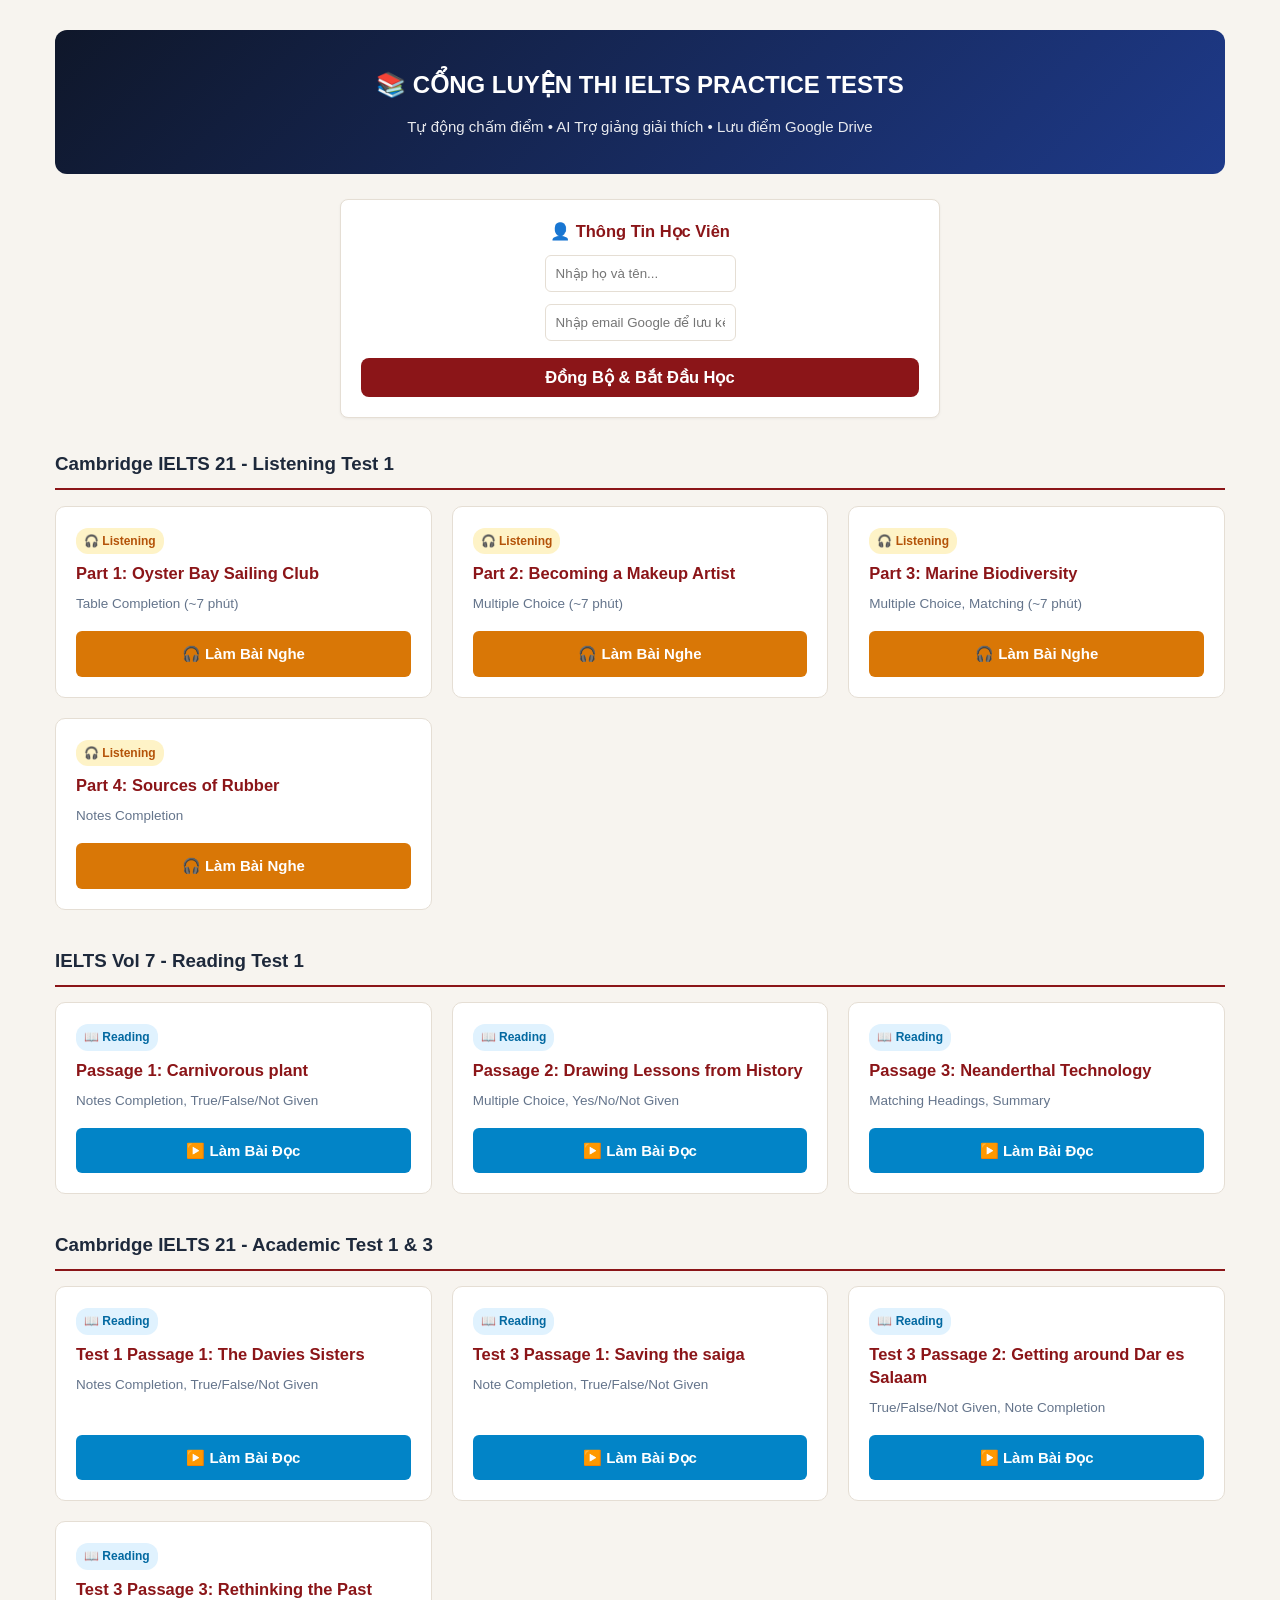
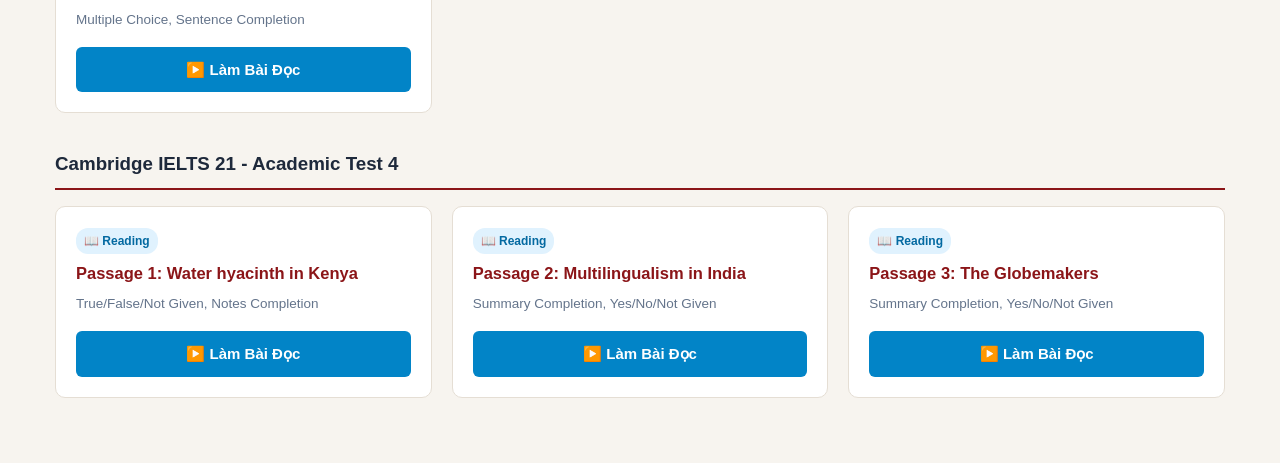
<file: index.html>
<!DOCTYPE html>
<html lang="vi">
<head>
  <meta charset="UTF-8">
  <meta name="viewport" content="width=device-width, initial-scale=1.0">
  <title>Cổng Luyện Thi IELTS Trực Tuyến</title>
  <link rel="stylesheet" href="css/base.css">
  <link rel="stylesheet" href="css/components.css">
  <style>
    .portal-hero {
      background: linear-gradient(135deg, #0f172a 0%, #1e3a8a 100%);
      color: white; padding: 35px 20px; text-align: center; border-radius: 12px; margin-bottom: 25px;
    }
    .test-grid { display: grid; grid-template-columns: repeat(auto-fit, minmax(300px, 1fr)); gap: 20px; margin-bottom: 35px; }
    .test-card { background: var(--bg-card); border-radius: 10px; padding: 20px; border: 1px solid var(--border-color); display: flex; flex-direction: column; justify-content: space-between; }
    .test-card:hover { transform: translateY(-2px); border-color: #0284c7; }
    .badge { display: inline-block; padding: 3px 8px; border-radius: 12px; font-size: 12px; font-weight: bold; margin-bottom: 8px; }
    .badge-reading { background: #e0f2fe; color: #0369a1; }
    .badge-listening { background: #fef3c7; color: #b45309; }
    .btn-start-test { display: block; text-align: center; padding: 10px; border-radius: 6px; font-weight: 700; text-decoration: none; color: white; background: #0284c7; margin-top: 15px; }
    .btn-start-test.lis { background: #d97706; }
  </style>
</head>
<body>

<div style="max-width: 1200px; margin: auto; padding: 15px;">
  <div class="portal-hero">
    <h1 style="margin:0 0 8px 0; font-size: 24px;">📚 CỔNG LUYỆN THI IELTS PRACTICE TESTS</h1>
    <p style="margin:0; opacity: 0.9;">Tự động chấm điểm • AI Trợ giảng giải thích • Lưu điểm Google Drive</p>
  </div>

  <!-- 1. CỔNG ĐĂNG NHẬP HỌC VIÊN -->
  <div class="user-info-box" style="max-width: 600px; margin: 0 auto 25px auto; padding: 20px; display: flex; flex-direction: column; gap: 12px;">
    <h3 style="margin: 0; text-align: center;">👤 Thông Tin Học Viên</h3>
    <input type="text" id="studentNameInput" placeholder="Nhập họ và tên..." style="padding: 10px; border: 1px solid var(--border-color); border-radius: 6px;">
    <input type="email" id="studentEmailInput" placeholder="Nhập email Google để lưu kết quả..." style="padding: 10px; border: 1px solid var(--border-color); border-radius: 6px;">
    <button type="button" class="btn-submit" onclick="saveUserAndRefresh()" style="margin-top: 5px; padding: 10px;">Đồng Bộ & Bắt Đầu Học</button>
  </div>

  <!-- 2. KHU VỰC DANH SÁCH ĐỀ THI TỰ ĐỘNG -->
  <div id="catalogContainer">
    <div style="text-align: center; padding: 30px; color: var(--text-muted);">⏳ Đang nạp danh mục đề thi...</div>
  </div>
</div>

<script type="module">
  import { stateManager } from './js/state.js';

  // Tự điền thông tin học viên cũ
  const user = stateManager.getUser();
  if (user.name) document.getElementById('studentNameInput').value = user.name;
  if (user.email) document.getElementById('studentEmailInput').value = user.email;

  window.saveUserAndRefresh = () => {
    const name = document.getElementById('studentNameInput').value.trim();
    const email = document.getElementById('studentEmailInput').value.trim();
    if (!email) { alert("⚠️ Vui lòng nhập email để hệ thống lưu bảng điểm!"); return; }
    stateManager.saveUser(name, email);
    alert("✅ Đã lưu thông tin học viên thành công!");
  };

  // Tự động đọc file JSON và vẽ ra danh sách đề
  try {
    const res = await fetch('data/catalog.json');
    const categories = await res.json();
    let html = '';

    categories.forEach(cat => {
      const isLis = cat.type === 'listening';
      const badgeClass = isLis ? 'badge-listening' : 'badge-reading';
      const badgeText = isLis ? '🎧 Listening' : '📖 Reading';
      const btnClass = isLis ? 'btn-start-test lis' : 'btn-start-test';

      html += `<h2 style="margin-top: 30px;">${cat.category}</h2><div class="test-grid">`;

      cat.tests.forEach(test => {
        html += `
          <div class="test-card">
            <div>
              <span class="badge ${badgeClass}">${badgeText}</span>
              <h3 style="margin: 0 0 8px 0;">${test.title}</h3>
              <p style="font-size: 13.5px; color: var(--text-muted); margin: 0;">${test.desc}</p>
            </div>
            <a href="${test.url}" class="${btnClass}">
              ${isLis ? '🎧 Làm Bài Nghe' : '▶️ Làm Bài Đọc'}
            </a>
          </div>
        `;
      });

      html += `</div>`;
    });

    document.getElementById('catalogContainer').innerHTML = html;
  } catch (err) {
    document.getElementById('catalogContainer').innerHTML = `<p style="color:red; text-align:center;">Lỗi tải catalog đề thi!</p>`;
  }
</script>
</body>
</html>
</file>
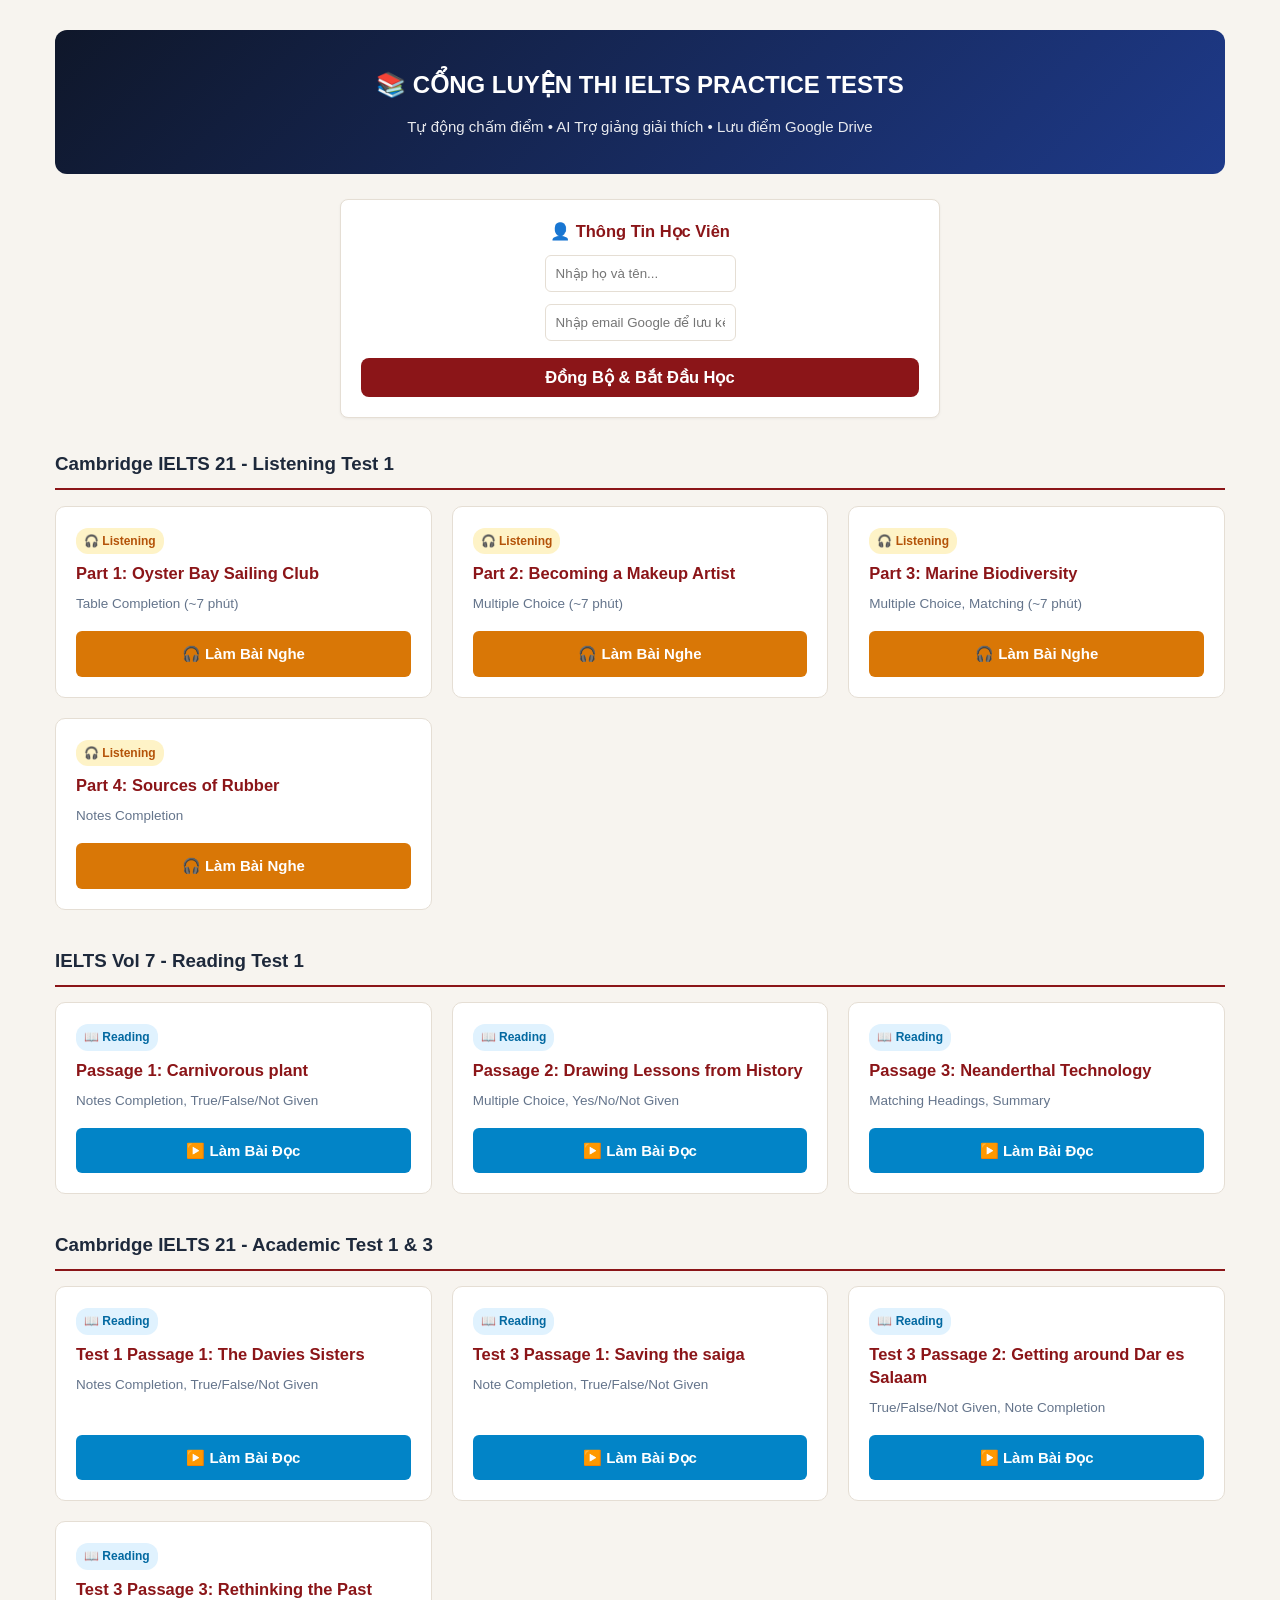
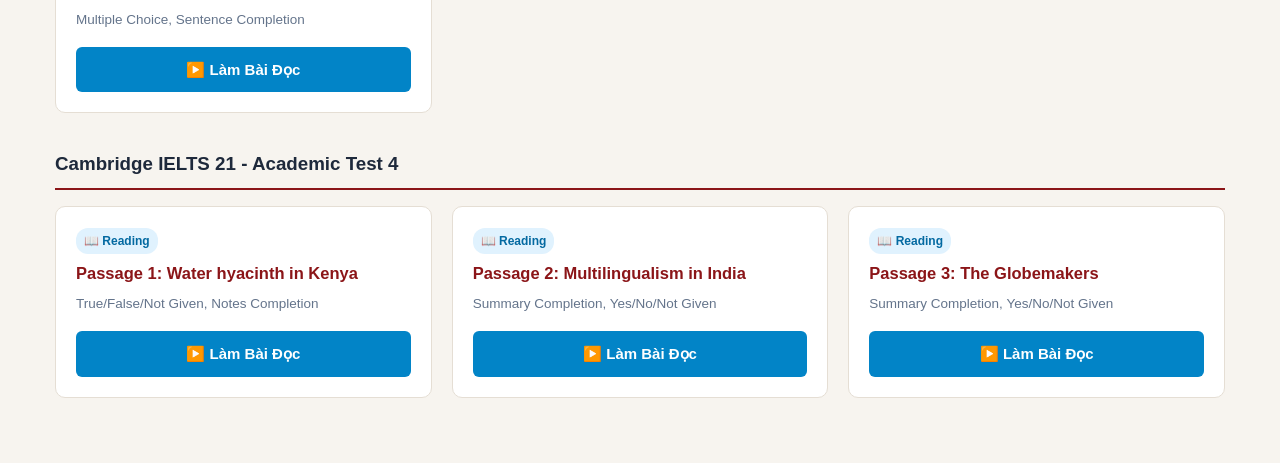
<file: runner-listening.html>
<!DOCTYPE html>
<html lang="vi">
<head>
  <meta charset="UTF-8">
  <title>IELTS Listening Examination</title>
  <link rel="stylesheet" href="css/base.css">
  <link rel="stylesheet" href="css/components.css">
  <link rel="stylesheet" href="css/listening.css">
</head>
<body class="listening-test">

<div class="user-info-box">
  <div class="user-info-field">
    <label for="studentNameInput">👤 Họ và Tên:</label>
    <input type="text" id="studentNameInput" placeholder="Đang đồng bộ họ tên...">
  </div>
  <div class="user-info-field">
    <label for="studentEmailInput">✉️ Email Google:</label>
    <input type="email" id="studentEmailInput" placeholder="Đang đồng bộ Email...">
  </div>
</div>

<div class="header-bar">
  <h1 id="testTitleHeader">IELTS Listening Test</h1>
  <div class="header-nav"><a href="index.html" class="nav-link">🏠 Trang chủ</a></div>
  <div class="header-controls">
    <button class="btn-header" onclick="changeFontSize(-1)">A-</button>
    <button class="btn-header" onclick="changeFontSize(1)">A+</button>
    <button class="btn-header" id="btnThemeToggle" onclick="toggleTheme()">🌙 Tối/Sáng</button>
  </div>
  <div class="timer-container">
    <span>⏱️ Thời gian:</span>
    <span class="timer-display" id="timerDisplay">00:00</span>
    <button class="btn-timer" onclick="startTimer()">▶️ Bắt đầu</button>
    <button class="btn-timer" onclick="pauseTimer()">⏸️ Tạm dừng</button>
  </div>
  <div class="score-badge" id="scoreBadge">Điểm số: <span id="scoreText">0/10</span></div>
</div>

<div class="container" id="mainContainer">
  <div class="passage-box" id="passageBox">
    <!-- Transcript load tự động ở đây -->
  </div>
  <div class="resizer" id="dragResizer"><div class="resizer-icon">◄►</div></div>
  <div class="question-box" id="questionBox">
    <!-- Audio & Câu hỏi load tự động ở đây -->
  </div>
</div>

<script type="module">
  import { stateManager } from './js/state.js';

  const params = new URLSearchParams(window.location.search);
  const testId = params.get('test');

  if (!testId) {
    alert("⚠️ Không tìm thấy mã đề thi!");
    window.location.href = 'index.html';
  } else {
    async function loadTest() {
      // Tự động thử các đường dẫn khác nhau để không bao giờ bị 404
     const cleanId = testId.endsWith('.json') ? testId.slice(0, -5) : testId;
      const normalizedDash = cleanId.replace(/\//g, '-'); // Tự động đổi '/' thành '-'

      const possiblePaths = [
        testId,
        `${testId}.json`,
        `${normalizedDash}.json`,            // Tìm file dạng: cam21-lis-test1-p1.json ở thư mục gốc
        `data/${normalizedDash}.json`,       // Tìm file trong thư mục data/
        `data/tests/${normalizedDash}.json`, // Tìm file trong data/tests/
        `data/${testId}`,
        `data/${testId}.json`
      ];

      let data = null;
      let loadedPath = "";

      for (const path of possiblePaths) {
        try {
          const res = await fetch(path);
          if (res.ok) {
            data = await res.json();
            loadedPath = path;
            break;
          }
        } catch (e) {}
      }

      if (!data) {
        document.getElementById('mainContainer').innerHTML = `
          <div style="padding: 30px; text-align: center; width: 100%;">
            <h3 style="color: #dc2626;">❌ Không tìm thấy dữ liệu đề thi: <code>${testId}</code></h3>
            <p>Vui lòng kiểm tra lại xem file <b>${testId}</b> đã được lưu đúng vị trí trên GitHub chưa nhé!</p>
            <a href="index.html" class="nav-link" style="display:inline-block; margin-top:10px;">Quay về trang chủ</a>
          </div>
        `;
        return;
      }

      // Đổ dữ liệu vào trang
      document.title = data.title;
      document.getElementById('testTitleHeader').innerText = data.title;
      document.getElementById('passageBox').innerHTML = data.passageHtml || data.transcriptHtml || "";
      document.getElementById('questionBox').innerHTML = data.questionHtml || "";
      window.TEST_DATA = { title: data.title, answers: data.answers };

      // Kích hoạt toàn bộ bộ máy chấm điểm, timer, highlight
      await import('./js/app.js');
    }

    loadTest();
  }
</script>
</body>
</html>
</file>
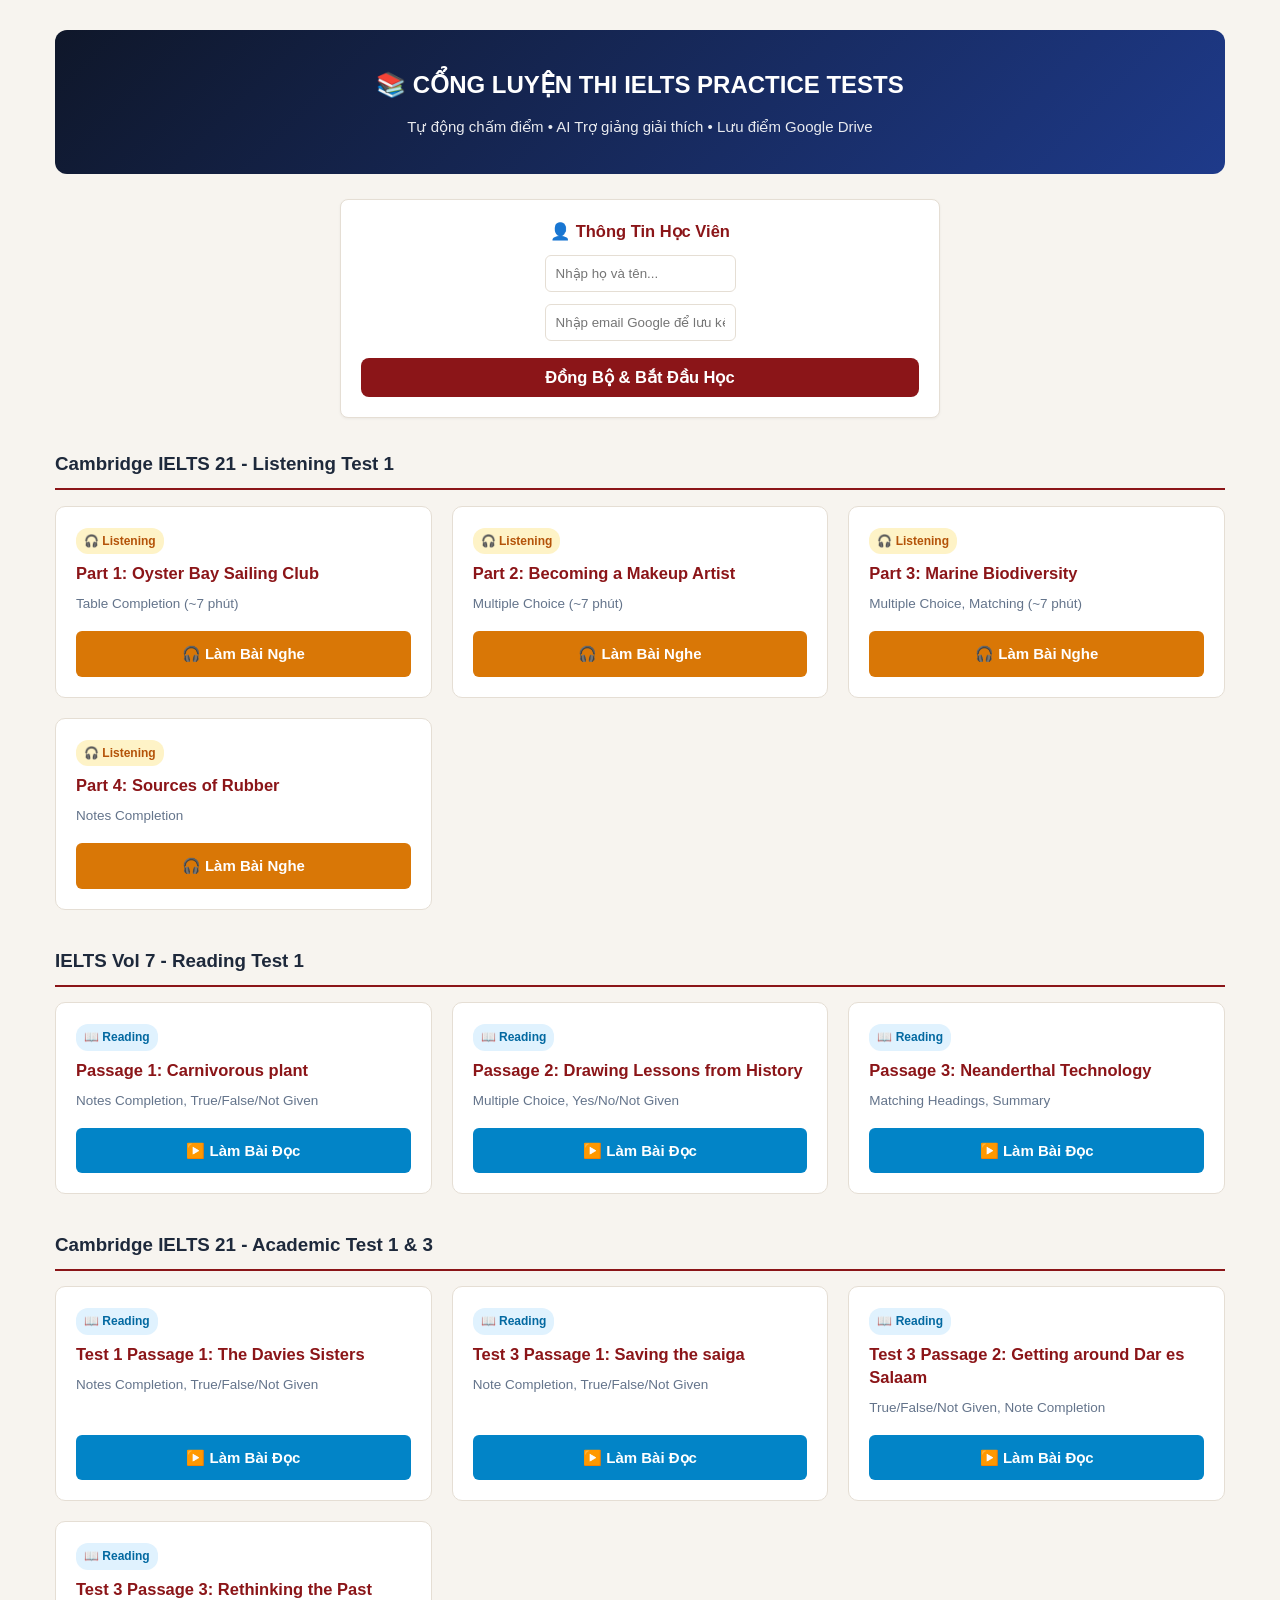
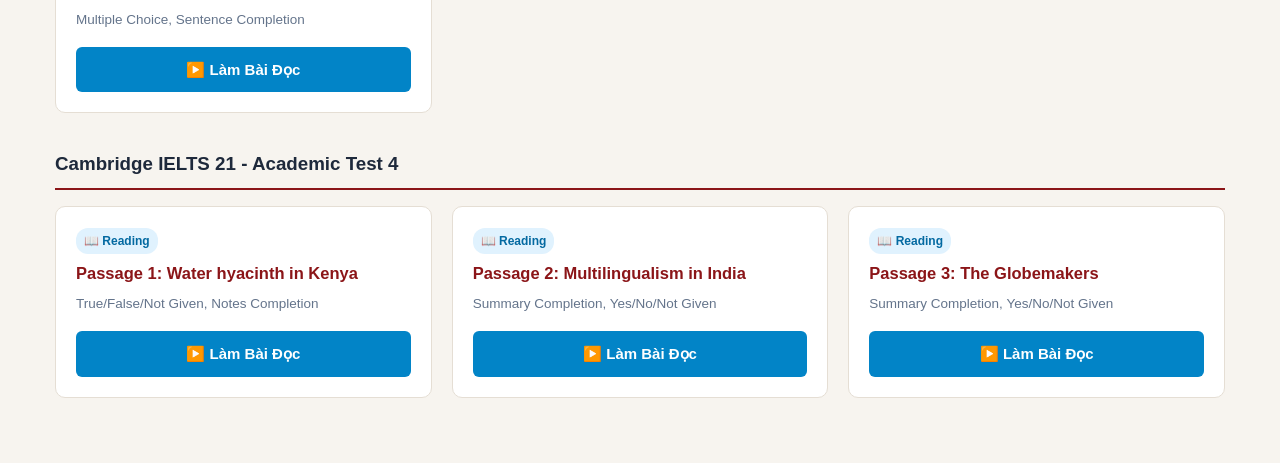
<file: runner-reading.html>
<!DOCTYPE html>
<html lang="vi">
<head>
  <meta charset="UTF-8">
  <title>IELTS Reading Examination</title>
  <link rel="stylesheet" href="css/base.css">
  <link rel="stylesheet" href="css/components.css">
  <link rel="stylesheet" href="css/reading.css">
</head>
<body>

<div class="user-info-box">
  <div class="user-info-field">
    <label for="studentNameInput">👤 Họ và Tên:</label>
    <input type="text" id="studentNameInput" placeholder="Đang đồng bộ họ tên...">
  </div>
  <div class="user-info-field">
    <label for="studentEmailInput">✉️ Email Google:</label>
    <input type="email" id="studentEmailInput" placeholder="Đang đồng bộ Email...">
  </div>
</div>

<div class="header-bar">
  <h1 id="testTitleHeader">IELTS Reading Test</h1>
  <div class="header-nav"><a href="index.html" class="nav-link">🏠 Trang chủ</a></div>
  <div class="header-controls">
    <button class="btn-header" onclick="changeFontSize(-1)">A-</button>
    <button class="btn-header" onclick="changeFontSize(1)">A+</button>
    <button class="btn-header" id="btnThemeToggle" onclick="toggleTheme()">🌙 Tối/Sáng</button>
  </div>
  <div class="timer-container">
    <span>⏱️ Thời gian:</span>
    <span class="timer-display" id="timerDisplay">00:00</span>
    <button class="btn-timer" onclick="startTimer()">▶️ Bắt đầu</button>
    <button class="btn-timer" onclick="pauseTimer()">⏸️ Tạm dừng</button>
  </div>
  <div class="score-badge" id="scoreBadge">Điểm số: <span id="scoreText">0/13</span></div>
</div>

<div class="container" id="mainContainer">
  <!-- Nội dung bài đọc sẽ tự động nạp vào đây -->
  <div class="passage-box" id="passageBox">
    <div style="text-align:center; padding: 40px; color: var(--text-muted);">⏳ Đang tải nội dung bài đọc...</div>
  </div>
  <div class="resizer" id="dragResizer"></div>
  <!-- Nội dung câu hỏi sẽ tự động nạp vào đây -->
  <div class="question-box" id="questionBox">
    <div style="text-align:center; padding: 40px; color: var(--text-muted);">⏳ Đang tải câu hỏi...</div>
  </div>
</div>

<script type="module">
  import { stateManager } from './js/state.js';

  const params = new URLSearchParams(window.location.search);
  const testId = params.get('test');

  if (!testId) {
    alert("⚠️ Không tìm thấy mã đề thi!");
    window.location.href = 'index.html';
  } else {
    async function loadTest() {
      // 1. Tự động chuẩn hóa: Đổi mọi dấu "/" thành "-" và xử lý đuôi .json
      let baseName = testId.trim();
      if (baseName.endsWith('.json')) baseName = baseName.slice(0, -5);
      const dashName = baseName.replace(/\//g, '-'); // ví dụ: cam21-test1/p1 -> cam21-test1-p1

      // 2. Danh sách tất cả các nơi file có thể đang nằm
      const possiblePaths = [
        `${dashName}.json`,             // cam21-test1-p1.json (ở thư mục gốc)
        `data/${dashName}.json`,        // data/cam21-test1-p1.json (trong thư mục data)
        `data/tests/${dashName}.json`,  // data/tests/cam21-test1-p1.json
        testId,                         // đường dẫn nguyên bản
        `${testId}.json`,
        `data/${testId}`,
        `data/${testId}.json`
      ];

      let data = null;
      let loadedPath = "";

      for (const path of possiblePaths) {
        try {
          const res = await fetch(path);
          if (res.ok) {
            data = await res.json();
            loadedPath = path;
            console.log("✅ Đã tìm thấy và nạp file từ:", path);
            break;
          }
        } catch (e) {}
      }

      if (!data) {
        document.getElementById('mainContainer').innerHTML = `
          <div style="padding: 30px; text-align: center; width: 100%;">
            <h3 style="color: #dc2626;">❌ Không tìm thấy file: <code>${dashName}.json</code></h3>
            <p>Code đã tìm thử ở các vị trí sau nhưng không thấy:</p>
            <ul style="display:inline-block; text-align:left; color:#64748b; font-size:13px;">
              ${possiblePaths.map(p => `<li>${p}</li>`).join('')}
            </ul>
            <br>
            <a href="index.html" class="nav-link" style="display:inline-block; margin-top:10px;">Quay về trang chủ</a>
          </div>
        `;
        return;
      }

      // Đổ dữ liệu vào trang
      document.title = data.title;
      document.getElementById('testTitleHeader').innerText = data.title;
      document.getElementById('passageBox').innerHTML = data.passageHtml || data.transcriptHtml || "";
      document.getElementById('questionBox').innerHTML = data.questionHtml || "";
      window.TEST_DATA = { title: data.title, answers: data.answers };

      // Kích hoạt toàn bộ logic chấm điểm, timer, highlight
      await import('./js/app.js');
    }

    loadTest();
  }
</script>
</body>
</html>
</file>
<file: css/base.css>
/* ==========================================================================
   css/base.css - CSS Variables, Dark Mode & Global Reset
   ========================================================================== */
:root {
  --font-size-base: 15px; /* Mặc định 15px cho Reading */
  --bg-body: #F7F4EF;
  --bg-card: #FFFFFF;
  --bg-subcard: #FAF7F2;
  --text-main: #1e293b;
  --text-muted: #64748b;
  --border-color: #E5DED4;
  --primary-blue: #8B1518;
  --primary-dark: #1A1A1A;
}

body.dark-theme {
  --bg-body: #0f172a;
  --bg-card: #1e293b;
  --bg-subcard: #0f172a;
  --text-main: #f8fafc;
  --text-muted: #94a3b8;
  --border-color: #334155;
  --primary-blue: #38bdf8;
  --primary-dark: #020617;
}

* { 
  box-sizing: border-box; 
}

body {
  font-family: 'Segoe UI', -apple-system, BlinkMacSystemFont, Roboto, Helvetica, Arial, sans-serif;
  margin: 0;
  padding: 15px;
  background-color: var(--bg-body);
  color: var(--text-main);
  font-size: var(--font-size-base);
  line-height: 1.7;
  transition: background-color 0.2s, color 0.2s;
}

h2 {
  color: var(--text-main);
  margin-top: 0;
  border-bottom: 2px solid var(--primary-blue);
  padding-bottom: 8px;
  font-size: 1.25em;
  font-weight: 700;
}

h3 {
  color: var(--primary-blue);
  margin-top: 10px;
  font-size: 1.1em;
  line-height: 1.4;
}

/* User Highlighting System */
.user-highlight {
  background-color: #fecdd3 !important;
  border-radius: 2px;
  cursor: pointer;
}

.hl-popup {
  position: fixed;
  display: none;
  z-index: 1000;
  background: #0f172a;
  color: white;
  border-radius: 6px;
  padding: 4px;
}

.hl-popup button {
  background: transparent;
  color: white;
  border: none;
  padding: 5px 10px;
  font-size: 12px;
  font-weight: 600;
  cursor: pointer;
}
</file>
<file: css/components.css>
/* ==========================================================================
   css/components.css - Thanh công cụ, Đồng hồ, Ô nhập liệu & Trợ giảng AI
   ========================================================================== */

/* User Info Bar */
.user-info-box {
  background: var(--bg-card);
  border: 1px solid var(--border-color);
  padding: 12px 18px;
  border-radius: 8px;
  margin-bottom: 12px;
  display: flex;
  flex-wrap: wrap;
  gap: 15px;
  align-items: center;
  box-shadow: 0 1px 3px rgba(0,0,0,0.05);
}

.user-info-field {
  display: flex;
  align-items: center;
  gap: 8px;
  flex: 1;
  min-width: 260px;
}

.user-info-field label {
  font-weight: 600;
  color: var(--primary-blue);
  font-size: 14px;
  white-space: nowrap;
}

.user-info-field input {
  padding: 8px 12px;
  font-size: 14px;
  border: 1px solid var(--border-color);
  background: var(--bg-subcard);
  color: var(--text-main);
  border-radius: 6px;
  width: 100%;
  outline: none;
}

/* Header & Controls */
.header-bar {
  background: var(--primary-dark);
  color: #ffffff;
  padding: 14px 20px;
  border-radius: 8px;
  margin-bottom: 14px;
  display: flex;
  justify-content: space-between;
  align-items: center;
  box-shadow: 0 4px 6px -1px rgba(0,0,0,0.1);
  flex-wrap: wrap;
  gap: 12px;
}

.header-bar h1 {
  margin: 0;
  font-size: 18px;
  font-weight: 700;
}

.header-nav { display: flex; gap: 8px; align-items: center; }
.header-controls { display: flex; align-items: center; gap: 8px; }

.btn-header {
  background: rgba(255,255,255,0.12);
  color: #ffffff;
  border: 1px solid rgba(255,255,255,0.2);
  padding: 6px 12px;
  border-radius: 6px;
  font-size: 13px;
  font-weight: 600;
  cursor: pointer;
}

.btn-header:hover { background: rgba(255,255,255,0.25); }

.nav-link {
  color: #94a3b8;
  text-decoration: none;
  font-size: 13px;
  padding: 6px 12px;
  border-radius: 6px;
  background: rgba(255,255,255,0.08);
}

.nav-link:hover, .nav-link.active {
  color: #ffffff;
  background: #2563eb;
}

/* Timer */
.timer-container {
  display: flex;
  align-items: center;
  gap: 8px;
  background: rgba(255,255,255,0.08);
  padding: 4px 12px;
  border-radius: 20px;
}

.timer-display {
  font-size: 16px;
  font-weight: bold;
  font-family: monospace;
  color: #38bdf8;
  background: #020617;
  padding: 3px 8px;
  border-radius: 4px;
}

.score-badge {
  background: #16a34a;
  color: white;
  padding: 6px 16px;
  border-radius: 20px;
  font-weight: bold;
  font-size: 15px;
  display: none;
}

/* Form Questions & Inputs */
.question {
  margin-bottom: 22px;
  padding: 18px;
  border: 1.5px solid var(--border-color);
  border-radius: 8px;
  background-color: var(--bg-subcard);
}

.question.correct-border {
  border-color: #22c55e !important;
  background-color: rgba(34, 197, 94, 0.08) !important;
}

.question.incorrect-border {
  border-color: #ef4444 !important;
  background-color: rgba(239, 68, 68, 0.08) !important;
}

input[type="text"].fill-input,
.question input[type="text"] {
  padding: 6px 12px;
  border: 1.5px solid var(--border-color);
  background: var(--bg-card);
  color: var(--text-main);
  border-radius: 4px;
  min-width: 120px;
  font-size: 0.95em;
  outline: none;
  font-weight: 600;
}

.thought-box { margin-top: 12px; }
.thought-box label {
  font-size: 0.85em;
  font-weight: 600;
  color: var(--text-muted);
  display: block;
  margin-bottom: 4px;
}

.thought-box textarea {
  width: 100%;
  height: 55px;
  padding: 8px 10px;
  font-size: 0.9em;
  border: 1px solid var(--border-color);
  background: var(--bg-card);
  color: var(--text-main);
  border-radius: 6px;
  resize: vertical;
  outline: none;
}

.btn-submit {
  background-color: #8B1518;
  color: white;
  border: none;
  padding: 14px 20px;
  font-size: 1.1em;
  font-weight: 700;
  border-radius: 8px;
  cursor: pointer;
  width: 100%;
  margin-top: 20px;
}

.btn-submit:hover { filter: brightness(0.9); }
.correct-text { color: #16a34a; font-weight: 700; }
.incorrect-text { color: #dc2626; font-weight: 700; }

.explanation {
  background: var(--bg-card);
  border: 1px solid var(--border-color);
  border-left: 4px solid var(--primary-blue);
  padding: 16px;
  margin-top: 14px;
  border-radius: 6px;
  display: none;
}

.kw-exp {
  background-color: #bbf7d0;
  color: #14532d;
  padding: 2px 6px;
  border-radius: 4px;
  font-weight: 700;
}

/* AI Box */
.ai-assistant-box {
  margin-top: 14px;
  padding: 14px;
  background: var(--bg-subcard);
  border: 1px solid var(--border-color);
  border-radius: 8px;
}
.ai-input-group { display: flex; gap: 8px; margin-top: 8px; }
.ai-input-group input {
  flex: 1;
  padding: 8px 12px;
  border: 1px solid var(--border-color);
  background: var(--bg-card);
  color: var(--text-main);
  border-radius: 6px;
}
.ai-btn {
  background: var(--primary-blue);
  color: white;
  border: none;
  padding: 8px 16px;
  font-weight: 700;
  border-radius: 6px;
  cursor: pointer;
}
</file>
<file: css/listening.css>
/* ==========================================================================
   css/listening.css - Tính năng Listening, Audio Track Sync & Modal Bảng điểm
   ========================================================================== */
body.listening-test {
  padding-bottom: 85px;
}

body.listening-test .passage-box {
  display: none;
  width: 50%;
}

body.listening-test .resizer {
  display: none;
  width: 16px;
}

body.listening-test .question-box {
  width: 100%;
}

/* Khi đã nộp bài Listening: Tự động chia đôi màn hình xem Transcript */
body.listening-test.submitted-mode .passage-box {
  display: block;
}

body.listening-test.submitted-mode .resizer {
  display: flex;
}

body.listening-test.submitted-mode .question-box {
  width: calc(50% - 16px);
}

/* Audio Player */
.audio-player-container {
  background: var(--bg-card);
  border: 1.5px solid var(--border-color);
  border-radius: 8px;
  padding: 12px 16px;
  margin-bottom: 18px;
}

.audio-player-element {
  width: 100%;
  height: 42px;
  outline: none;
}

/* Transcript Lines */
.transcript-line {
  padding: 8px 12px;
  border-radius: 6px;
  margin-bottom: 8px;
  cursor: pointer;
  border-left: 4px solid transparent;
  transition: all 0.25s ease;
}

.transcript-line:hover { background-color: #f1f5f9; }

.transcript-line.playing-active {
  background-color: #fef08a !important;
  color: #0f172a !important;
  border-left: 4px solid #d97706 !important;
}

.time-stamp-tag {
  font-size: 0.72em;
  color: #64748b;
  margin-right: 8px;
  font-weight: 700;
  background: #e2e8f0;
  padding: 2px 6px;
  border-radius: 4px;
}

/* Bottom Bar */
.bottom-nav-bar {
  position: fixed;
  bottom: 0;
  left: 0;
  width: 100%;
  background: #ffffff;
  border-top: 1.5px solid #cbd5e1;
  padding: 10px 20px;
  display: flex;
  justify-content: space-between;
  align-items: center;
  z-index: 100;
}

.q-badge-btn {
  width: 36px;
  height: 36px;
  border-radius: 6px;
  background: #f1f5f9;
  border: 1px solid #cbd5e1;
  font-weight: 700;
  cursor: pointer;
}

.q-badge-btn.status-correct { background: #16a34a !important; color: white !important; }
.q-badge-btn.status-incorrect { background: #dc2626 !important; color: white !important; }

/* Modal Result */
.modal-backdrop {
  display: none;
  position: fixed;
  inset: 0;
  background: rgba(0,0,0,0.55);
  z-index: 1000;
  justify-content: center;
  align-items: center;
  padding: 15px;
}

.modal-content-card {
  background: #ffffff;
  border-radius: 12px;
  width: 100%;
  max-width: 650px;
  max-height: 85vh;
  overflow-y: auto;
  padding: 26px;
  position: relative;
}
</file>
<file: css/reading.css>
/* ==========================================================================
   css/reading.css - Layout chia 2 cột dành riêng cho Reading
   ========================================================================== */
.container {
  display: flex;
  gap: 0;
  max-width: 100%;
  margin: auto;
  height: calc(100vh - 165px);
  min-height: 550px;
  position: relative;
  overflow: hidden;
}

.passage-box {
  width: 50%;
  background: var(--bg-card);
  padding: 24px;
  border-radius: 8px 0 0 8px;
  overflow-y: auto;
  box-shadow: 0 1px 3px rgba(0,0,0,0.06);
  border: 1px solid var(--border-color);
  font-size: var(--font-size-base);
  line-height: 1.7;
}

.passage-box p {
  margin-bottom: 14px;
  text-align: justify;
}

.resizer {
  width: 10px;
  background: var(--border-color);
  cursor: col-resize;
  position: relative;
  z-index: 10;
  display: flex;
  align-items: center;
  justify-content: center;
  transition: background 0.2s;
}

.resizer:hover, .resizer.resizing {
  background: var(--primary-blue);
}

.resizer::after {
  content: '⋮';
  color: #ffffff;
  font-weight: bold;
  font-size: 16px;
}

.question-box {
  flex: 1;
  width: 50%;
  background: var(--bg-card);
  padding: 24px;
  border-radius: 0 8px 8px 0;
  overflow-y: auto;
  box-shadow: 0 1px 3px rgba(0,0,0,0.06);
  border: 1px solid var(--border-color);
  border-left: none;
  font-size: var(--font-size-base);
  line-height: 1.7;
}

.section-title {
  font-weight: 700;
  background: #FDF2F2;
  color: #8B1518;
  padding: 10px 14px;
  border-left: 4px solid var(--primary-blue);
  margin: 20px 0 14px 0;
  border-radius: 0 6px 6px 0;
}

body.dark-theme .section-title {
  background: #0369a1;
  color: #ffffff;
}

/* Định vị text highlight khi click nút */
.submitted .hl {
  background-color: #fef08a;
  padding: 2px 4px;
  border-radius: 3px;
  color: #1e293b;
}

.submitted .hl-active {
  background-color: #fde047 !important;
  outline: 2px solid #ca8a04;
}

.submitted .kw {
  background-color: #86efac !important;
  font-weight: 700;
  padding: 1px 4px;
  border-radius: 3px;
  color: #14532d;
}
</file>
